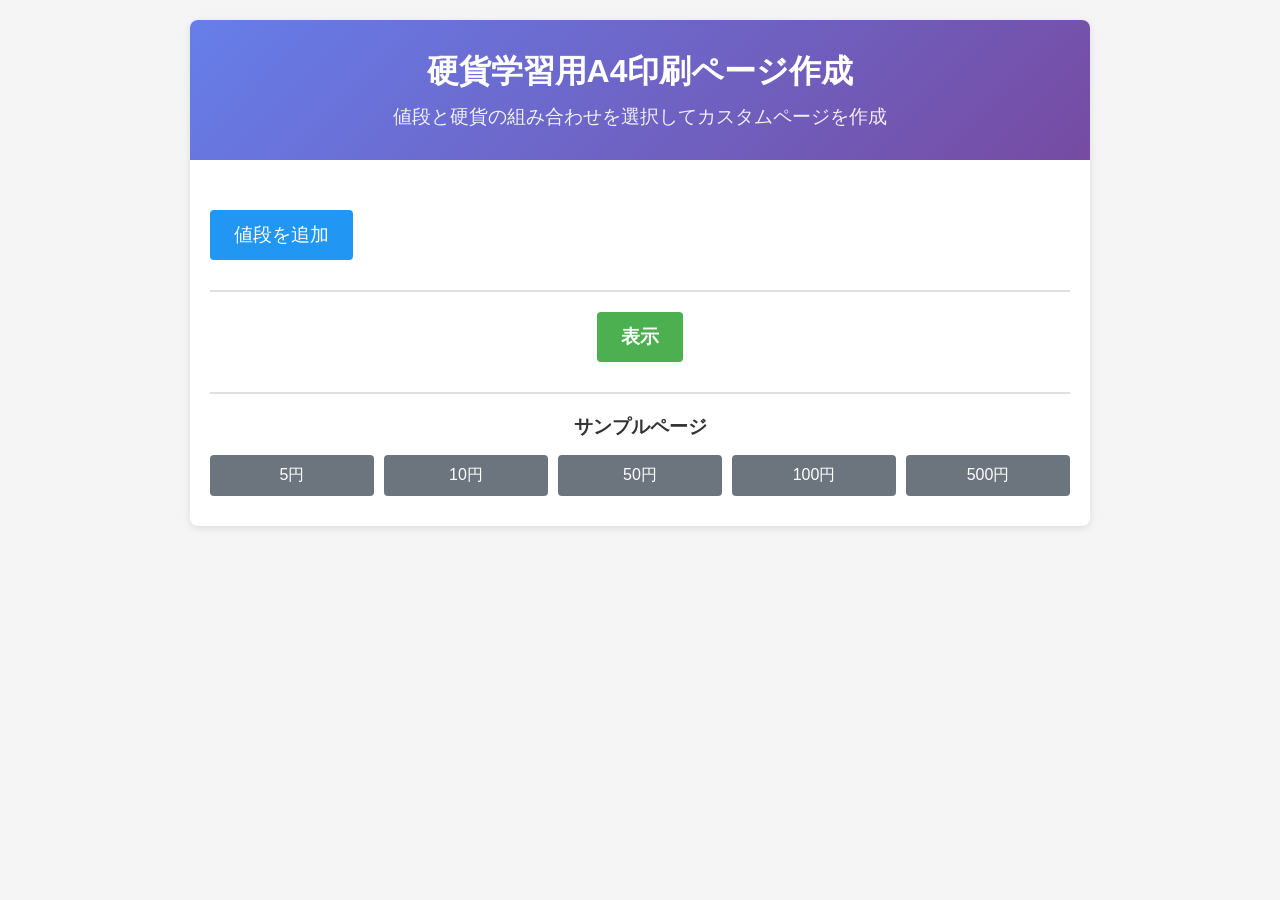
<file: index.html>
<!DOCTYPE html>
<html lang="ja">
<head>
  <meta charset="UTF-8">
  <meta name="viewport" content="width=device-width, initial-scale=1.0">
  <title>硬貨学習用ページ作成ツール</title>
  <link rel="stylesheet" href="editor-style.css">
  <link rel="icon" type="image/x-icon" href="./images/favicon.ico">
</head>
<body>
  <div class="container">
    <header>
      <h1>硬貨学習用A4印刷ページ作成</h1>
      <p>値段と硬貨の組み合わせを選択してカスタムページを作成</p>
    </header>

    <main>
      <section class="form-section">
        <div id="amounts-container">
          <!-- 値段ブロックがここに追加される -->
        </div>

        <div class="button-group">
          <button id="add-amount-btn" class="btn btn-primary">値段を追加</button>
        </div>
      </section>

      <section class="action-section">
        <button id="display-btn" class="btn btn-success">表示</button>
      </section>

      <section class="samples-section">
        <h3>サンプルページ</h3>
        <div class="samples-grid">
          <a href="sample-5.html" class="btn btn-secondary">5円</a>
          <a href="sample-10.html" class="btn btn-secondary">10円</a>
          <a href="sample-50.html" class="btn btn-secondary">50円</a>
          <a href="sample-100.html" class="btn btn-secondary">100円</a>
          <a href="sample-500.html" class="btn btn-secondary">500円</a>
        </div>
      </section>
    </main>
  </div>

  <script src="app.js"></script>
</body>
</html>
</file>
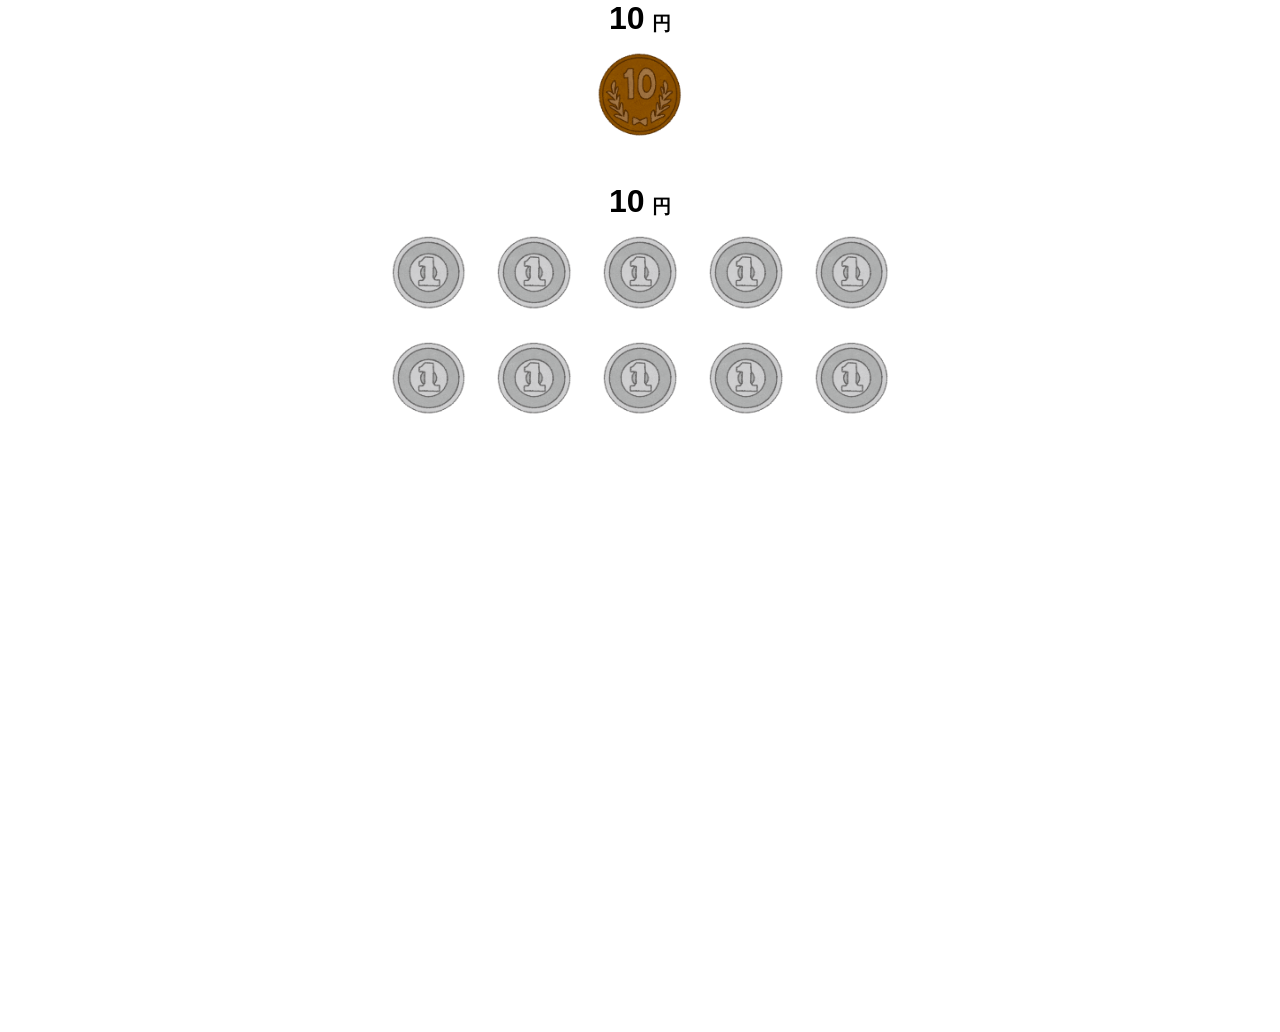
<file: sample-10.html>
<!DOCTYPE html>
<html lang="ja">
<head>
  <meta charset="UTF-8">
  <meta name="viewport" content="width=device-width, initial-scale=1.0">
  <title>硬貨学習用A4印刷ページ - 10円</title>
  <link rel="stylesheet" href="style.css">
</head>
<body>
  <div class="page">

    <!-- 10円 -->
    <div class="coin-section">
      <div class="amount-label">
        <span class="amount-text">10</span>
        <span class="currency-mark">円</span>
      </div>
      <div class="coins-container">
        <div class="coin-image coin-10">
          <img src="images/10.png" alt="10円">
        </div>
      </div>
    </div>

    <div class="coin-section">
      <div class="amount-label">
        <span class="amount-text">10</span>
        <span class="currency-mark">円</span>
      </div>
      <div class="row">
        <div class="coin-image coin-1">
          <img src="images/1.png" alt="1円">
        </div>
        <div class="coin-image coin-1">
          <img src="images/1.png" alt="1円">
        </div>
        <div class="coin-image coin-1">
          <img src="images/1.png" alt="1円">
        </div>
        <div class="coin-image coin-1">
          <img src="images/1.png" alt="1円">
        </div>
        <div class="coin-image coin-1">
          <img src="images/1.png" alt="1円">
        </div>
      </div>
      <div class="row">
        <div class="coin-image coin-1">
          <img src="images/1.png" alt="1円">
        </div>
        <div class="coin-image coin-1">
          <img src="images/1.png" alt="1円">
        </div>
        <div class="coin-image coin-1">
          <img src="images/1.png" alt="1円">
        </div>
        <div class="coin-image coin-1">
          <img src="images/1.png" alt="1円">
        </div>
        <div class="coin-image coin-1">
          <img src="images/1.png" alt="1円">
        </div>
      </div>
    </div>
    
  </div>
</body>
</html>
</file>
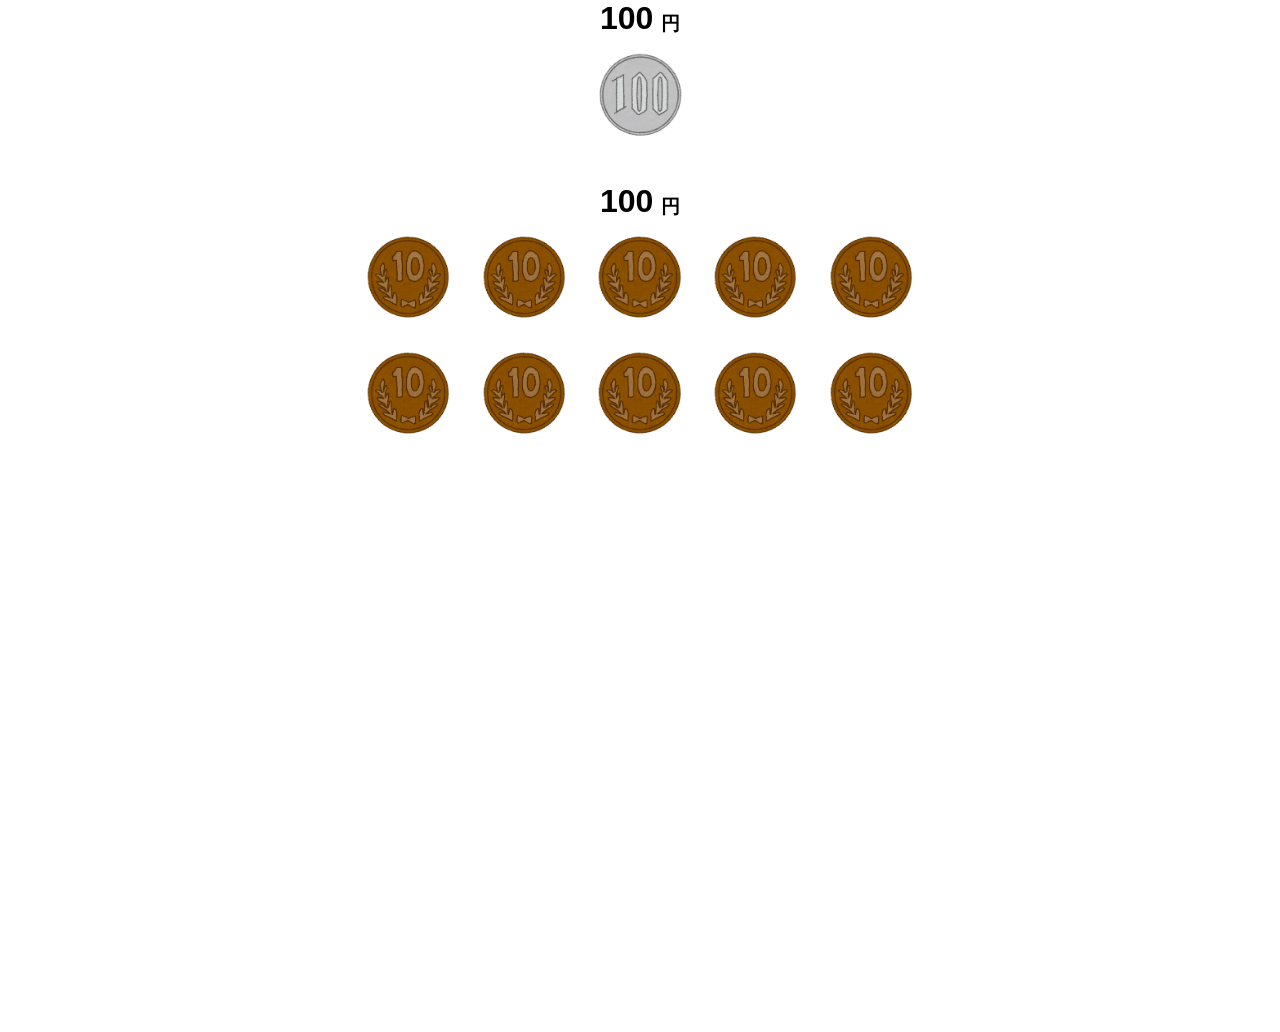
<file: sample-100.html>
<!DOCTYPE html>
<html lang="ja">
<head>
  <meta charset="UTF-8">
  <meta name="viewport" content="width=device-width, initial-scale=1.0">
  <title>硬貨学習用A4印刷ページ - 100円</title>
  <link rel="stylesheet" href="style.css">
</head>
<body>
  <div class="page">

    <!-- 100円 -->
    <div class="coin-section">
      <div class="amount-label">
        <span class="amount-text">100</span>
        <span class="currency-mark">円</span>
      </div>
      <div class="coins-container">
        <div class="coin-image coin-100">
          <img src="images/100.png" alt="100円">
        </div>
      </div>
    </div>

    <div class="coin-section">
      <div class="amount-label">
        <span class="amount-text">100</span>
        <span class="currency-mark">円</span>
      </div>
      <div class="row">
        <div class="coin-image coin-10">
          <img src="images/10.png" alt="10円">
        </div>
        <div class="coin-image coin-10">
          <img src="images/10.png" alt="10円">
        </div>
        <div class="coin-image coin-10">
          <img src="images/10.png" alt="10円">
        </div>
        <div class="coin-image coin-10">
          <img src="images/10.png" alt="10円">
        </div>
        <div class="coin-image coin-10">
          <img src="images/10.png" alt="10円">
        </div>
      </div>
      <div class="row">
        <div class="coin-image coin-10">
          <img src="images/10.png" alt="10円">
        </div>
        <div class="coin-image coin-10">
          <img src="images/10.png" alt="10円">
        </div>
        <div class="coin-image coin-10">
          <img src="images/10.png" alt="10円">
        </div>
        <div class="coin-image coin-10">
          <img src="images/10.png" alt="10円">
        </div>
        <div class="coin-image coin-10">
          <img src="images/10.png" alt="10円">
        </div>
      </div>
    </div>
    
  </div>
</body>
</html>
</file>
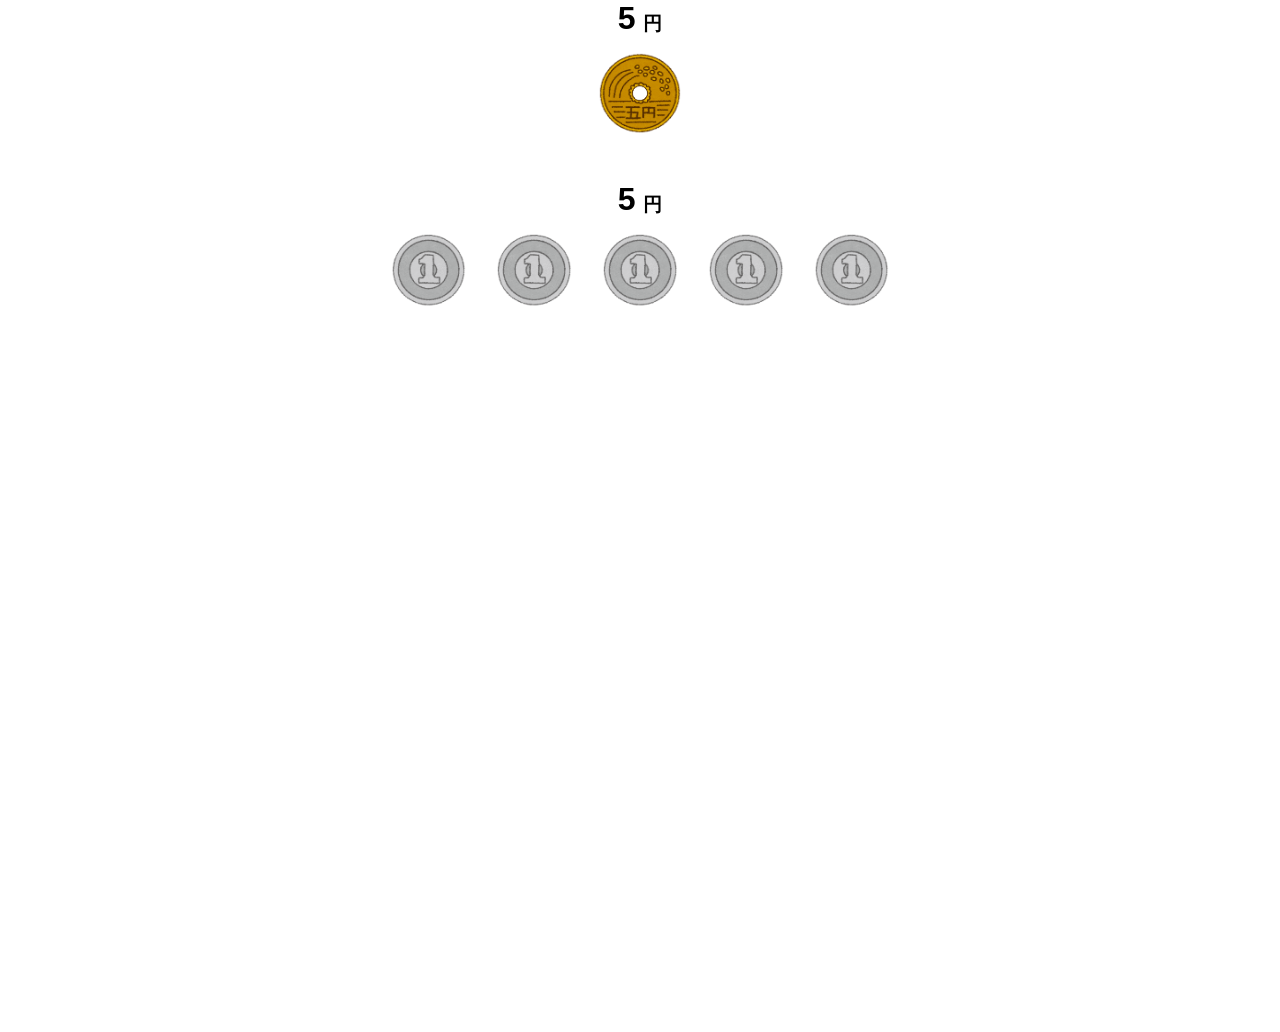
<file: sample-5.html>
<!DOCTYPE html>
<html lang="ja">
<head>
  <meta charset="UTF-8">
  <meta name="viewport" content="width=device-width, initial-scale=1.0">
  <title>硬貨学習用A4印刷ページ - 5円</title>
  <link rel="stylesheet" href="style.css">
</head>
<body>
  <div class="page">

    <!-- 5円 -->
    <div class="coin-section">
      <div class="amount-label">
        <span class="amount-text">5</span>
        <span class="currency-mark">円</span>
      </div>
      <div class="coins-container">
        <div class="coin-image coin-5">
          <img src="images/5.png" alt="5円">
        </div>
      </div>
    </div>

    <div class="coin-section">
      <div class="amount-label">
        <span class="amount-text">5</span>
        <span class="currency-mark">円</span>
      </div>
      <div class="row">
        <div class="coin-image coin-1">
          <img src="images/1.png" alt="1円">
        </div>
        <div class="coin-image coin-1">
          <img src="images/1.png" alt="1円">
        </div>
        <div class="coin-image coin-1">
          <img src="images/1.png" alt="1円">
        </div>
        <div class="coin-image coin-1">
          <img src="images/1.png" alt="1円">
        </div>
        <div class="coin-image coin-1">
          <img src="images/1.png" alt="1円">
        </div>
      </div>
    </div>
    
  </div>
</body>
</html>
</file>
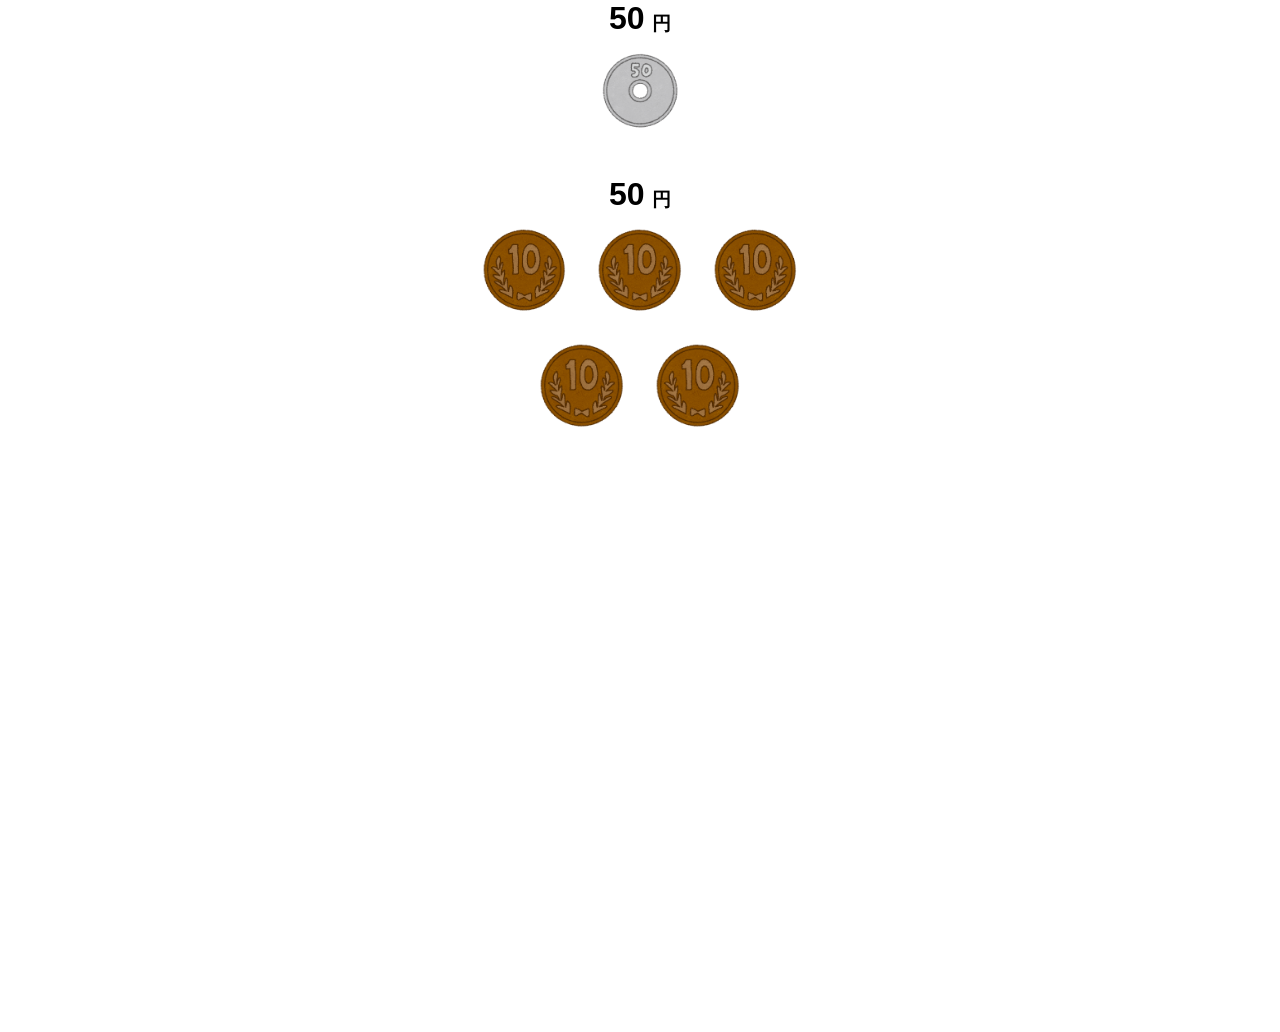
<file: sample-50.html>
<!DOCTYPE html>
<html lang="ja">
<head>
  <meta charset="UTF-8">
  <meta name="viewport" content="width=device-width, initial-scale=1.0">
  <title>硬貨学習用A4印刷ページ - 50円</title>
  <link rel="stylesheet" href="style.css">
</head>
<body>
  <div class="page">

    <!-- 50円 -->
    <div class="coin-section">
      <div class="amount-label">
        <span class="amount-text">50</span>
        <span class="currency-mark">円</span>
      </div>
      <div class="coins-container">
        <div class="coin-image coin-50">
          <img src="images/50.png" alt="50円">
        </div>
      </div>
    </div>

    <div class="coin-section">
      <div class="amount-label">
        <span class="amount-text">50</span>
        <span class="currency-mark">円</span>
      </div>
      <div class="row">
        <div class="coin-image coin-10">
          <img src="images/10.png" alt="10円">
        </div>
        <div class="coin-image coin-10">
          <img src="images/10.png" alt="10円">
        </div>
        <div class="coin-image coin-10">
          <img src="images/10.png" alt="10円">
        </div>
      </div>
      <div class="row">
        <div class="coin-image coin-10">
          <img src="images/10.png" alt="10円">
        </div>
        <div class="coin-image coin-10">
          <img src="images/10.png" alt="10円">
        </div>
      </div>
    </div>
    
  </div>
</body>
</html>
</file>
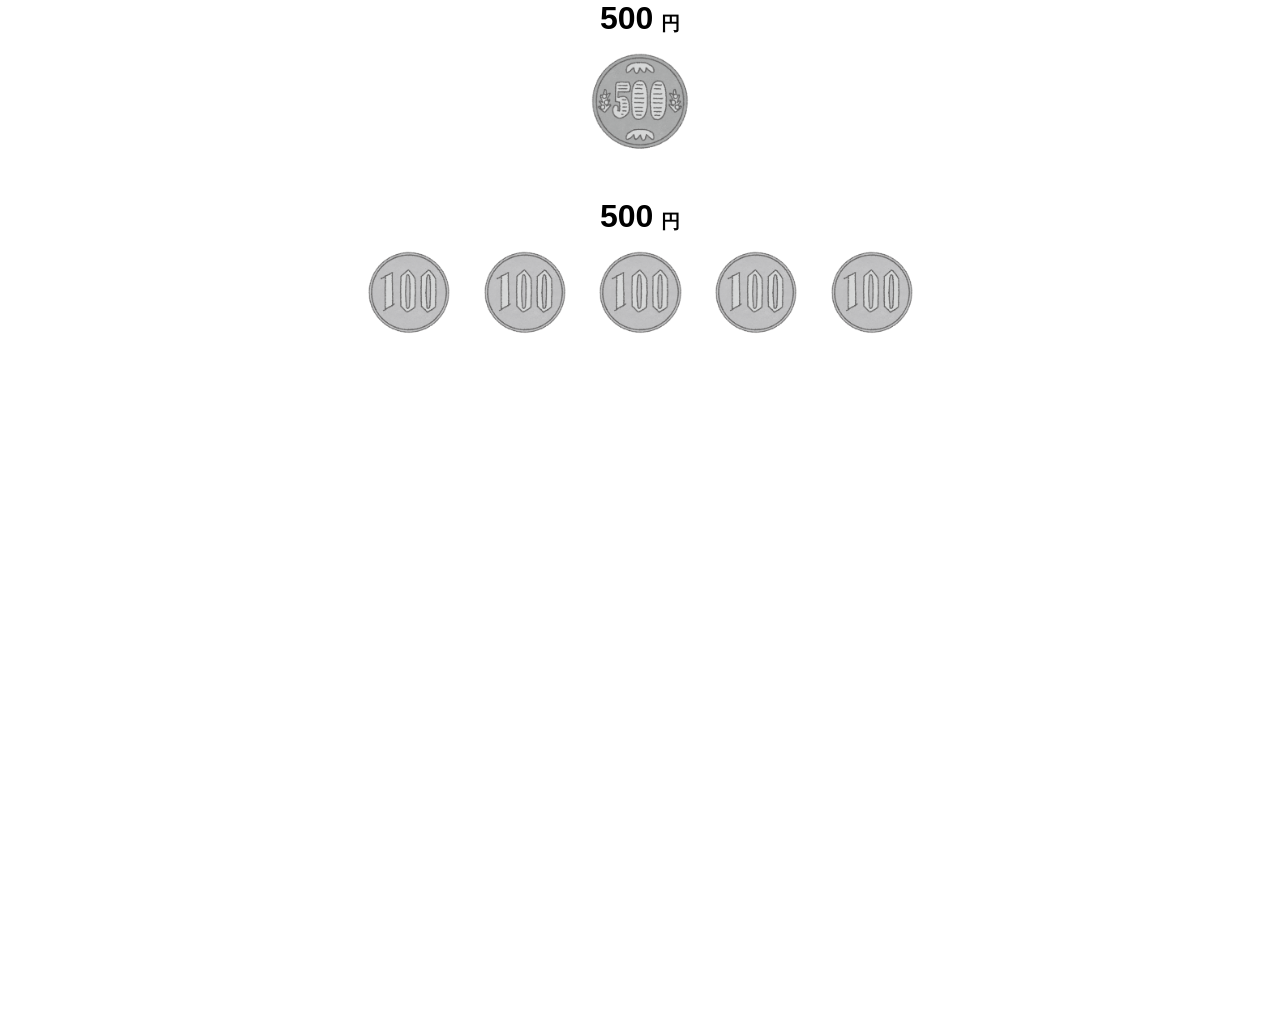
<file: sample-500.html>
<!DOCTYPE html>
<html lang="ja">
<head>
  <meta charset="UTF-8">
  <meta name="viewport" content="width=device-width, initial-scale=1.0">
  <title>硬貨学習用A4印刷ページ - 500円</title>
  <link rel="stylesheet" href="style.css">
</head>
<body>
  <div class="page">

    <!-- 500円 -->
    <div class="coin-section">
      <div class="amount-label">
        <span class="amount-text">500</span>
        <span class="currency-mark">円</span>
      </div>
      <div class="coins-container">
        <div class="coin-image coin-500">
          <img src="images/500.png" alt="500円">
        </div>
      </div>
    </div>

    <div class="coin-section">
      <div class="amount-label">
        <span class="amount-text">500</span>
        <span class="currency-mark">円</span>
      </div>
      <div class="row">
        <div class="coin-image coin-100">
          <img src="images/100.png" alt="100円">
        </div>
        <div class="coin-image coin-100">
          <img src="images/100.png" alt="100円">
        </div>
        <div class="coin-image coin-100">
          <img src="images/100.png" alt="100円">
        </div>
        <div class="coin-image coin-100">
          <img src="images/100.png" alt="100円">
        </div>
        <div class="coin-image coin-100">
          <img src="images/100.png" alt="100円">
        </div>
      </div>
    </div>
    
  </div>
</body>
</html>
</file>
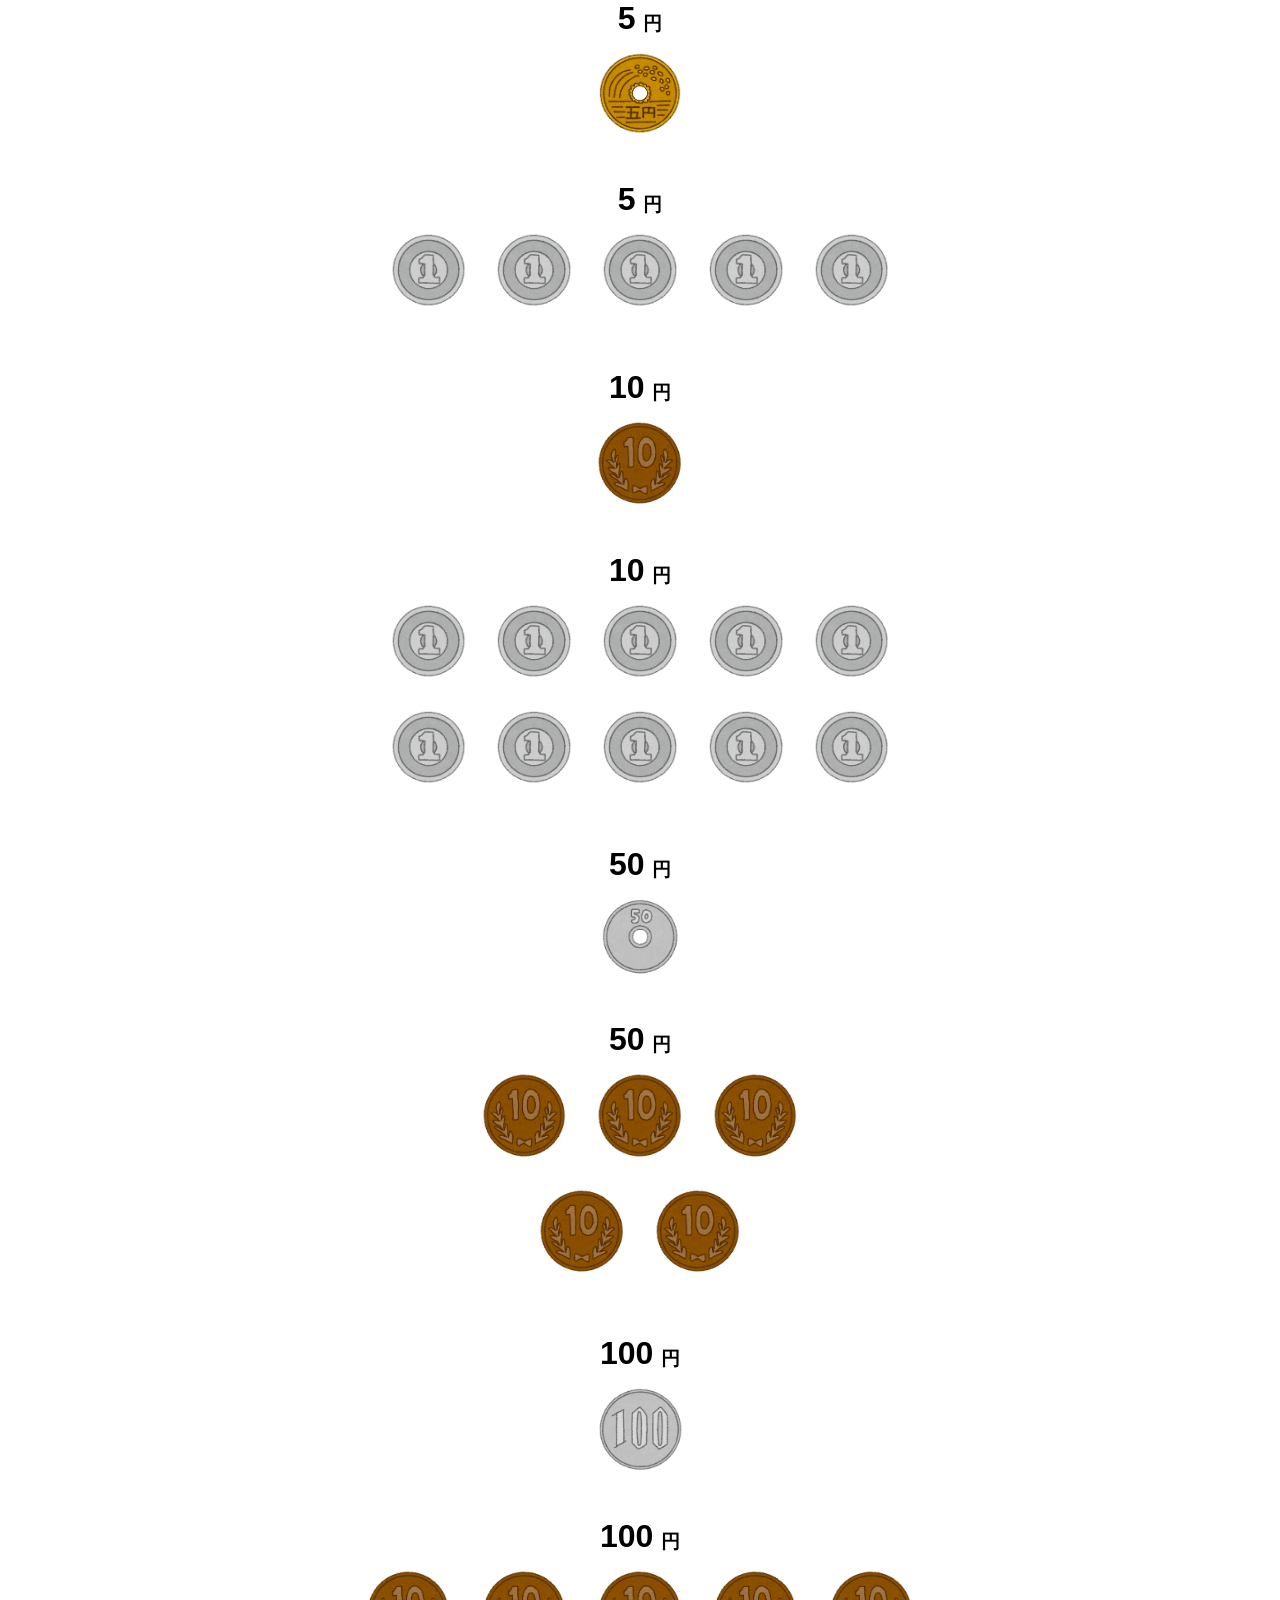
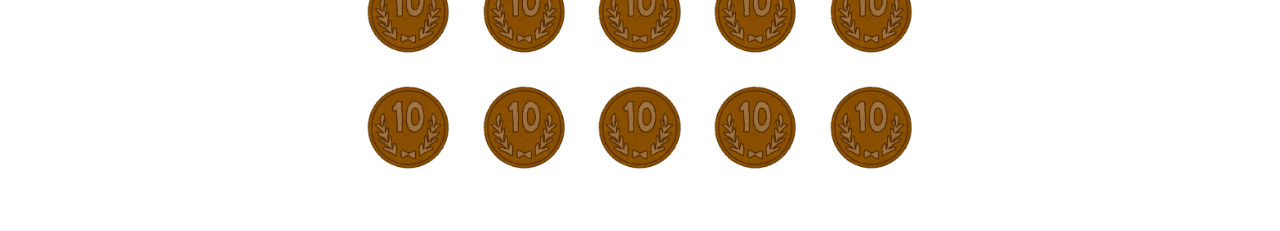
<file: sample.html>
<!DOCTYPE html>
<html lang="ja">
<head>
  <meta charset="UTF-8">
  <meta name="viewport" content="width=device-width, initial-scale=1.0">
  <title>硬貨学習用A4印刷ページ</title>
  <link rel="stylesheet" href="style.css">
</head>
<body>
  <div class="page">

    <!-- 5円 -->
    <div class="coin-section">
      <div class="amount-label">
        <span class="amount-text">5</span>
        <span class="currency-mark">円</span>
      </div>
      <div class="coins-container">
        <div class="coin-image coin-5">
          <img src="images/5.png" alt="5円">
        </div>
      </div>
    </div>

    <div class="coin-section">
      <div class="amount-label">
        <span class="amount-text">5</span>
        <span class="currency-mark">円</span>
      </div>
      <div class="row">
        <div class="coin-image coin-1">
          <img src="images/1.png" alt="1円">
        </div>
        <div class="coin-image coin-1">
          <img src="images/1.png" alt="1円">
        </div>
        <div class="coin-image coin-1">
          <img src="images/1.png" alt="1円">
        </div>
        <div class="coin-image coin-1">
          <img src="images/1.png" alt="1円">
        </div>
        <div class="coin-image coin-1">
          <img src="images/1.png" alt="1円">
        </div>
      </div>
    </div>

    <!-- 10円 -->
    <div class="coin-section">
      <div class="amount-label">
        <span class="amount-text">10</span>
        <span class="currency-mark">円</span>
      </div>
      <div class="coins-container">
        <div class="coin-image coin-10">
          <img src="images/10.png" alt="10円">
        </div>
      </div>
    </div>

    <div class="coin-section">
      <div class="amount-label">
        <span class="amount-text">10</span>
        <span class="currency-mark">円</span>
      </div>
      <div class="row">
        <div class="coin-image coin-1">
          <img src="images/1.png" alt="1円">
        </div>
        <div class="coin-image coin-1">
          <img src="images/1.png" alt="1円">
        </div>
        <div class="coin-image coin-1">
          <img src="images/1.png" alt="1円">
        </div>
        <div class="coin-image coin-1">
          <img src="images/1.png" alt="1円">
        </div>
        <div class="coin-image coin-1">
          <img src="images/1.png" alt="1円">
        </div>
      </div>
      <div class="row">
        <div class="coin-image coin-1">
          <img src="images/1.png" alt="1円">
        </div>
        <div class="coin-image coin-1">
          <img src="images/1.png" alt="1円">
        </div>
        <div class="coin-image coin-1">
          <img src="images/1.png" alt="1円">
        </div>
        <div class="coin-image coin-1">
          <img src="images/1.png" alt="1円">
        </div>
        <div class="coin-image coin-1">
          <img src="images/1.png" alt="1円">
        </div>
      </div>
    </div>

    <!-- 50円 -->
    <div class="coin-section">
      <div class="amount-label">
        <span class="amount-text">50</span>
        <span class="currency-mark">円</span>
      </div>
      <div class="coins-container">
        <div class="coin-image coin-50">
          <img src="images/50.png" alt="50円">
        </div>
      </div>
    </div>

    <div class="coin-section">
      <div class="amount-label">
        <span class="amount-text">50</span>
        <span class="currency-mark">円</span>
      </div>
      <div class="row">
        <div class="coin-image coin-10">
          <img src="images/10.png" alt="10円">
        </div>
        <div class="coin-image coin-10">
          <img src="images/10.png" alt="10円">
        </div>
        <div class="coin-image coin-10">
          <img src="images/10.png" alt="10円">
        </div>
      </div>
      <div class="row">
        <div class="coin-image coin-10">
          <img src="images/10.png" alt="10円">
        </div>
        <div class="coin-image coin-10">
          <img src="images/10.png" alt="10円">
        </div>
      </div>
    </div>

    <!-- 100円 -->
    <div class="coin-section">
      <div class="amount-label">
        <span class="amount-text">100</span>
        <span class="currency-mark">円</span>
      </div>
      <div class="coins-container">
        <div class="coin-image coin-100">
          <img src="images/100.png" alt="100円">
        </div>
      </div>
    </div>

    <div class="coin-section">
      <div class="amount-label">
        <span class="amount-text">100</span>
        <span class="currency-mark">円</span>
      </div>
      <div class="row">
        <div class="coin-image coin-10">
          <img src="images/10.png" alt="10円">
        </div>
        <div class="coin-image coin-10">
          <img src="images/10.png" alt="10円">
        </div>
        <div class="coin-image coin-10">
          <img src="images/10.png" alt="10円">
        </div>
        <div class="coin-image coin-10">
          <img src="images/10.png" alt="10円">
        </div>
        <div class="coin-image coin-10">
          <img src="images/10.png" alt="10円">
        </div>
      </div>
      <div class="row">
        <div class="coin-image coin-10">
          <img src="images/10.png" alt="10円">
        </div>
        <div class="coin-image coin-10">
          <img src="images/10.png" alt="10円">
        </div>
        <div class="coin-image coin-10">
          <img src="images/10.png" alt="10円">
        </div>
        <div class="coin-image coin-10">
          <img src="images/10.png" alt="10円">
        </div>
        <div class="coin-image coin-10">
          <img src="images/10.png" alt="10円">
        </div>
      </div>
    </div>
    
  </div>
</body>
</html>
</file>
<file: editor-style.css>
* {
  margin: 0;
  padding: 0;
  box-sizing: border-box;
}

html {
  color-scheme: light;
  background-color: #f5f5f5;
}

body {
  font-family: 'Arial', 'Segoe UI', sans-serif;
  color: #333;
  background-color: #f5f5f5;
  padding: 20px;
}

.container {
  max-width: 900px;
  margin: 0 auto;
  background-color: white;
  border-radius: 8px;
  box-shadow: 0 2px 8px rgba(0, 0, 0, 0.1);
  overflow: hidden;
}

header {
  background: linear-gradient(135deg, #667eea 0%, #764ba2 100%);
  color: white;
  padding: 30px 20px;
  text-align: center;
}

header h1 {
  font-size: 24pt;
  margin-bottom: 10px;
}

header p {
  font-size: 14pt;
  opacity: 0.9;
}

main {
  padding: 30px 20px;
}

.form-section {
  margin-bottom: 30px;
}

#amounts-container {
  display: flex;
  flex-direction: column;
  gap: 20px;
  margin-bottom: 20px;
}

.amount-block {
  border: 2px solid #e0e0e0;
  border-radius: 8px;
  padding: 15px;
  background-color: #fafafa;
}

.amount-header {
  display: flex;
  align-items: center;
  gap: 10px;
  margin-bottom: 15px;
  flex-wrap: wrap;
}

.amount-input-group {
  display: flex;
  align-items: center;
  gap: 5px;
}

.amount-input-group input {
  width: 80px;
  padding: 8px;
  font-size: 14pt;
  border: 1px solid #ccc;
  border-radius: 4px;
}

.amount-input-group .unit {
  font-size: 12pt;
  color: #666;
}

.remove-amount-btn {
  margin-left: auto;
  padding: 6px 12px;
  background-color: #ff6b6b;
  color: white;
  border: none;
  border-radius: 4px;
  cursor: pointer;
  font-size: 12pt;
}

.remove-amount-btn:hover {
  background-color: #ff5252;
}

.coins-list {
  display: flex;
  flex-direction: column;
  gap: 10px;
  margin-bottom: 10px;
}

.coin-row {
  display: flex;
  align-items: center;
  gap: 10px;
  padding: 10px;
  background-color: white;
  border-radius: 4px;
  border: 1px solid #e0e0e0;
}

.coin-row select,
.coin-row input {
  padding: 6px;
  border: 1px solid #ccc;
  border-radius: 4px;
  font-size: 12pt;
}

.coin-row select {
  flex: 1;
  min-width: 150px;
}

.coin-row input {
  width: 80px;
}

.remove-coin-btn {
  padding: 4px 8px;
  background-color: #ff9999;
  color: white;
  border: none;
  border-radius: 4px;
  cursor: pointer;
  font-size: 11pt;
}

.remove-coin-btn:hover {
  background-color: #ff7777;
}

.add-coin-btn {
  padding: 8px 12px;
  background-color: #4CAF50;
  color: white;
  border: none;
  border-radius: 4px;
  cursor: pointer;
  font-size: 12pt;
}

.add-coin-btn:hover {
  background-color: #45a049;
}

.button-group {
  margin-top: 20px;
}

.action-section {
  display: flex;
  gap: 10px;
  justify-content: center;
  padding-top: 20px;
  margin-bottom: 30px;
  border-top: 2px solid #e0e0e0;
}

.samples-section {
  display: flex;
  flex-direction: column;
  gap: 15px;
  padding-top: 20px;
  border-top: 2px solid #e0e0e0;
}

.samples-section h3 {
  text-align: center;
  color: #333;
  font-size: 14pt;
}

.samples-grid {
  display: grid;
  grid-template-columns: repeat(auto-fit, minmax(100px, 1fr));
  gap: 10px;
}

.samples-grid .btn {
  padding: 10px 15px;
  font-size: 12pt;
}

.btn {
  padding: 12px 24px;
  font-size: 14pt;
  border: none;
  border-radius: 4px;
  cursor: pointer;
  transition: all 0.3s ease;
  text-decoration: none;
  display: inline-block;
  text-align: center;
}

.btn-primary {
  background-color: #2196F3;
  color: white;
}

.btn-primary:hover {
  background-color: #0b7dda;
}

.btn-success {
  background-color: #4CAF50;
  color: white;
  font-weight: bold;
}

.btn-success:hover {
  background-color: #45a049;
}

.btn-secondary {
  background-color: #6c757d;
  color: white;
}

.btn-secondary:hover {
  background-color: #5a6268;
}

@media (max-width: 600px) {
  header {
    padding: 20px 15px;
  }

  header h1 {
    font-size: 20pt;
  }

  header p {
    font-size: 12pt;
  }

  main {
    padding: 20px 15px;
  }

  .amount-header {
    flex-direction: column;
    align-items: flex-start;
  }

  .remove-amount-btn {
    margin-left: 0;
    margin-top: 10px;
  }

  .coin-row {
    flex-direction: column;
    align-items: flex-start;
  }

  .coin-row select,
  .coin-row input {
    width: 100%;
  }

  .action-section {
    flex-direction: column;
  }

  .btn {
    width: 100%;
  }

  .samples-grid {
    grid-template-columns: 1fr;
  }
}
</file>
<file: style.css>
@page {
  size: A4;
  margin: 12mm;
}

* {
  margin: 0;
  padding: 0;
  box-sizing: border-box;
}

html {
  color-scheme: light;
  background-color: #ffffff;
}

body {
  font-family: 'Arial', sans-serif;
  width: 186mm;
  margin: 0 auto;
  padding: 0;
  color: #000000;
  background-color: #ffffff;
}

.page {
  width: 100%;
  min-height: 273mm;
  display: flex;
  flex-direction: column;
  background-color: #ffffff;
}

.coin-section {
  break-inside: avoid;
  margin-bottom: 12mm;
  display: flex;
  flex-direction: column;
  gap: 4mm;
}

.amount-label {
  font-size: 24pt;
  font-weight: bold;
  display: flex;
  align-items: flex-end;
  justify-content: center;
  gap: 2mm;
}

.amount-text {
  font-size: 24pt;
}

.currency-mark {
  font-size: 14pt;
  vertical-align: sub;
}

.coins-container {
  display: flex;
  flex-wrap: wrap;
  gap: 8mm;
  align-items: center;
  justify-content: center;
}

.coin-image {
  display: inline-flex;
  justify-content: center;
  align-items: center;
}

.coin-image img {
  max-width: 100%;
  height: auto;
  display: block;
}

/* 硬貨サイズ（実際のサイズに合わせる） */
.coin-1 img {
  width: 20.0mm;
  height: 20.0mm;
}

.coin-5 img {
  width: 22.0mm;
  height: 22.0mm;
}

.coin-10 img {
  width: 22.6mm;
  height: 22.6mm;
}

.coin-50 img {
  width: 20.7mm;
  height: 20.7mm;
}

.coin-100 img {
  width: 22.6mm;
  height: 22.6mm;
}

.coin-500 img {
  width: 26.5mm;
  height: 26.5mm;
}

.row {
  display: flex;
  flex-wrap: wrap;
  gap: 8mm;
  margin-bottom: 4mm;
  justify-content: center;
}

@media print {
  body {
    width: 100%;
    margin: 0;
    padding: 0;
  }
  .page {
    min-height: auto;
    break-after: always;
  }
  .coin-section {
    page-break-inside: avoid;
  }
}
</file>
